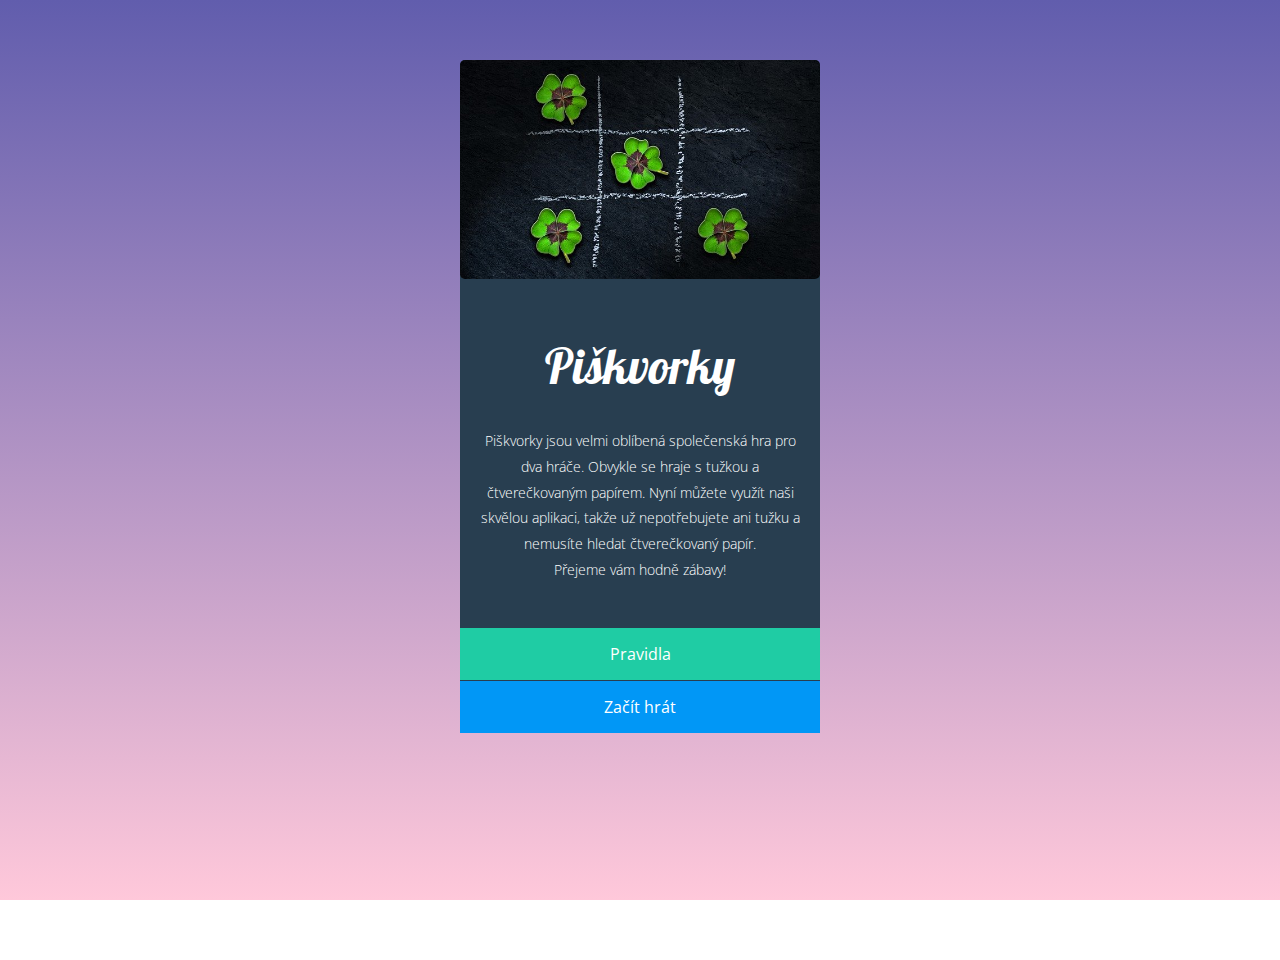
<file: index.html>
<!DOCTYPE html>
<html>
  <head>
    <meta charset="UTF-8" />
    <meta http-equiv="X-UA-Compatible" content="IE=edge" />
    <meta name="viewport" content="width=device-width, initial-scale=1.0" />
    <title>Piškvorky</title>
    <link rel="preconnect" href="https://fonts.gstatic.com" />
    <link
      href="https://fonts.googleapis.com/css2?family=Lobster&display=swap"
      rel="stylesheet"
    />
    <link rel="preconnect" href="https://fonts.gstatic.com" />
    <link
      href="https://fonts.googleapis.com/css2?family=Open+Sans&display=swap"
      rel="stylesheet"
    />
    <link rel="stylesheet" type="text/css" href="style.css" />
  </head>
  <body>
    <div class="main">
      <img src="uvodni.jpg" />
      <h1>Piškvorky</h1>
      <p>
        Piškvorky jsou velmi oblíbená společenská hra pro dva hráče. Obvykle se
        hraje s tužkou a čtverečkovaným papírem. Nyní můžete využít naši skvělou
        aplikaci, takže už nepotřebujete ani tužku a nemusíte hledat
        čtverečkovaný papír.<br />Přejeme vám hodně zábavy!
      </p>
      <nav>
        <a class="prav" href="pravidla.html">Pravidla</a>
        <a class="start" href="hra.html">Začít hrát</a>
      </nav>
    </div>
  </body>
</html>
</file>
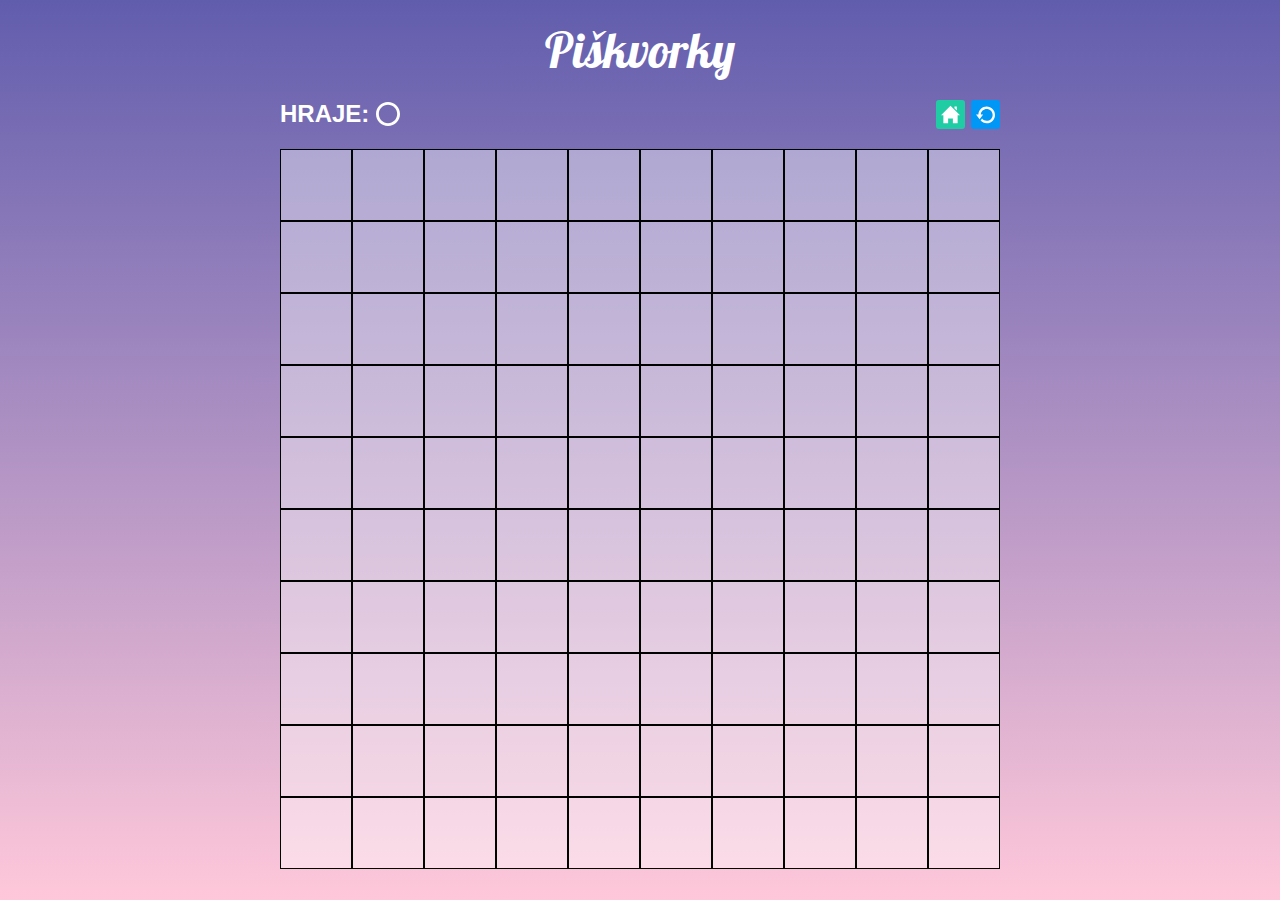
<file: hra.html>
<!DOCTYPE html>
<html lang="en">
  <head>
    <meta charset="UTF-8" />
    <meta http-equiv="X-UA-Compatible" content="IE=edge" />
    <meta name="viewport" content="width=device-width, initial-scale=1.0" />
    <title>Piskvorky - hra</title>
    <link rel="preconnect" href="https://fonts.gstatic.com" />
    <link
      href="https://fonts.googleapis.com/css2?family=Lobster&display=swap"
      rel="stylesheet"
    />
    <link rel="preconnect" href="https://fonts.gstatic.com" />
    <link
      href="https://fonts.googleapis.com/css2?family=Open+Sans&display=swap"
      rel="stylesheet"
    />
    <link rel="stylesheet" type="text/css" href="style.css" />
  </head>
  <body>
    <div class="main--hra">
      <h1>Piškvorky</h1>
      <div class="menuHra">
        <div class="hrac">
          Hraje:
          <div class="imgHra imgHra--circle"></div>
        </div>
        <div class="nav--hra">
          <a class="hra--domu" href="index.html"
            ><img src="home.svg" alt="domu"
          /></a>
          <a class="hra--start" href="hra.html"
            ><img src="restart.svg" alt="restart"
          /></a>
        </div>
      </div>
      <div class="hraciPole">
        <button class="pole"></button><button class="pole"></button
        ><button class="pole"></button><button class="pole"></button
        ><button class="pole"></button><button class="pole"></button
        ><button class="pole"></button><button class="pole"></button
        ><button class="pole"></button><button class="pole"></button
        ><button class="pole"></button><button class="pole"></button
        ><button class="pole"></button><button class="pole"></button
        ><button class="pole"></button><button class="pole"></button
        ><button class="pole"></button><button class="pole"></button
        ><button class="pole"></button><button class="pole"></button
        ><button class="pole"></button><button class="pole"></button
        ><button class="pole"></button><button class="pole"></button
        ><button class="pole"></button><button class="pole"></button
        ><button class="pole"></button><button class="pole"></button
        ><button class="pole"></button><button class="pole"></button
        ><button class="pole"></button><button class="pole"></button
        ><button class="pole"></button><button class="pole"></button
        ><button class="pole"></button><button class="pole"></button
        ><button class="pole"></button><button class="pole"></button
        ><button class="pole"></button><button class="pole"></button
        ><button class="pole"></button><button class="pole"></button
        ><button class="pole"></button><button class="pole"></button
        ><button class="pole"></button><button class="pole"></button
        ><button class="pole"></button><button class="pole"></button
        ><button class="pole"></button><button class="pole"></button
        ><button class="pole"></button><button class="pole"></button
        ><button class="pole"></button><button class="pole"></button
        ><button class="pole"></button><button class="pole"></button
        ><button class="pole"></button><button class="pole"></button
        ><button class="pole"></button><button class="pole"></button
        ><button class="pole"></button><button class="pole"></button
        ><button class="pole"></button><button class="pole"></button
        ><button class="pole"></button><button class="pole"></button
        ><button class="pole"></button><button class="pole"></button
        ><button class="pole"></button><button class="pole"></button
        ><button class="pole"></button><button class="pole"></button
        ><button class="pole"></button><button class="pole"></button
        ><button class="pole"></button><button class="pole"></button
        ><button class="pole"></button><button class="pole"></button
        ><button class="pole"></button><button class="pole"></button
        ><button class="pole"></button><button class="pole"></button
        ><button class="pole"></button><button class="pole"></button
        ><button class="pole"></button><button class="pole"></button
        ><button class="pole"></button><button class="pole"></button
        ><button class="pole"></button><button class="pole"></button
        ><button class="pole"></button><button class="pole"></button
        ><button class="pole"></button><button class="pole"></button
        ><button class="pole"></button><button class="pole"></button
        ><button class="pole"></button><button class="pole"></button
        ><button class="pole"></button><button class="pole"></button>
      </div>
    </div>
    <script src="index.js"></script>
  </body>
</html>
</file>
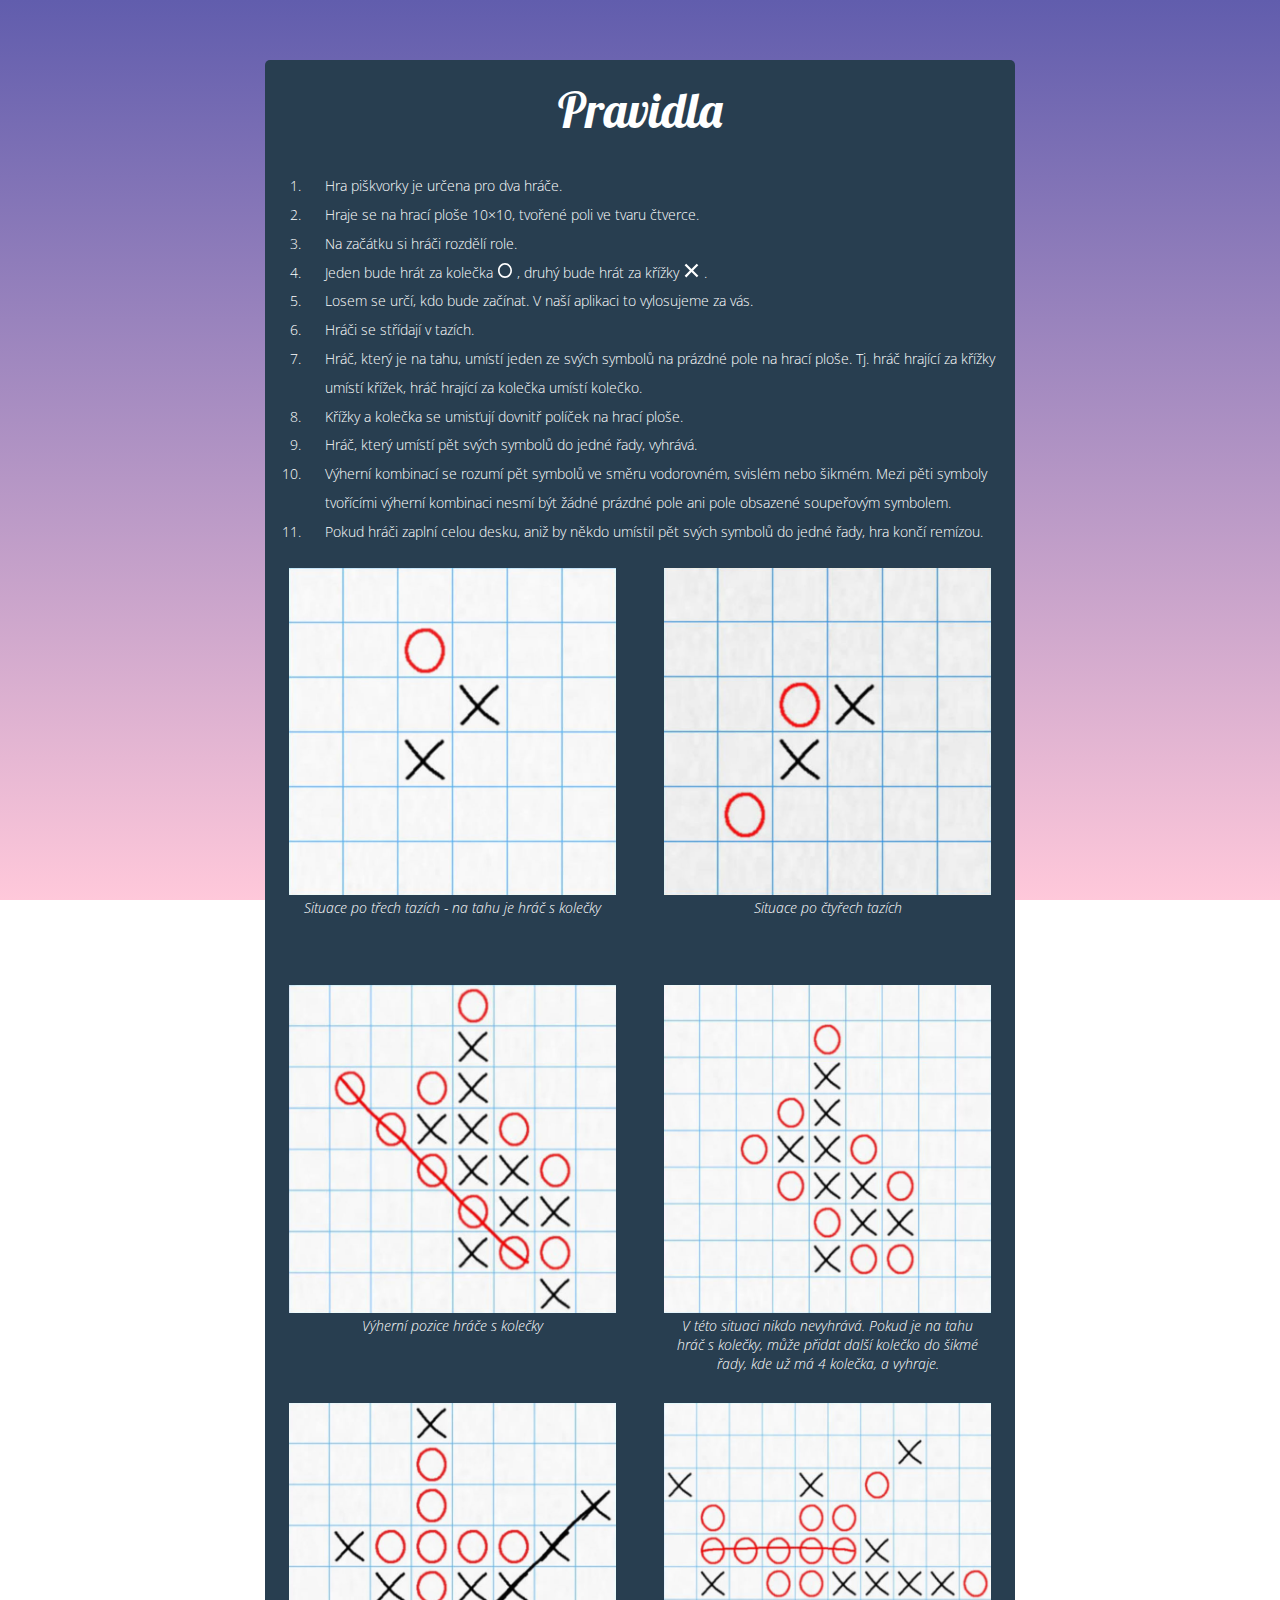
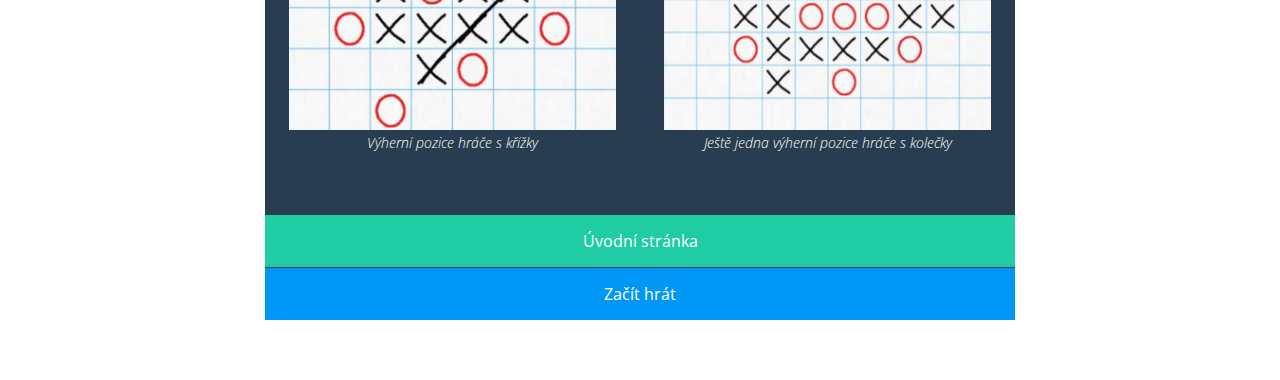
<file: pravidla.html>
<!DOCTYPE html>
<html>
  <head>
    <meta charset="UTF-8" />
    <meta http-equiv="X-UA-Compatible" content="IE=edge" />
    <meta name="viewport" content="width=device-width, initial-scale=1.0" />
    <title>Piškvorky-pravidla</title>
    <link rel="preconnect" href="https://fonts.gstatic.com" />
    <link
      href="https://fonts.googleapis.com/css2?family=Lobster&display=swap"
      rel="stylesheet"
    />
    <link rel="preconnect" href="https://fonts.gstatic.com" />
    <link
      href="https://fonts.googleapis.com/css2?family=Open+Sans&display=swap"
      rel="stylesheet"
    />
    <link rel="stylesheet" type="text/css" href="style.css" />
  </head>
  <body>
    <div class="main--pravidla">
      <h1>Pravidla</h1>
      <ol>
        <li>Hra piškvorky je určena pro dva hráče.</li>
        <li>Hraje se na hrací ploše 10×10, tvořené poli ve tvaru čtverce.</li>
        <li>Na začátku si hráči rozdělí role.</li>
        <li>
          Jeden bude hrát za kolečka<img src="circle.svg" alt="kolečko" />,
          druhý bude hrát za křížky<img src="cross.svg" alt="křížek" />.
        </li>
        <li>
          Losem se určí, kdo bude začínat. V naší aplikaci to vylosujeme za vás.
        </li>
        <li>Hráči se střídají v tazích.</li>
        <li>
          Hráč, který je na tahu, umístí jeden ze svých symbolů na prázdné pole
          na hrací ploše. Tj. hráč hrající za křížky umístí křížek, hráč hrající
          za kolečka umístí kolečko.
        </li>
        <li>Křížky a kolečka se umisťují dovnitř políček na hrací ploše.</li>
        <li>Hráč, který umístí pět svých symbolů do jedné řady, vyhrává.</li>
        <li>
          Výherní kombinací se rozumí pět symbolů ve směru vodorovném, svislém
          nebo šikmém. Mezi pěti symboly tvořícími výherní kombinaci nesmí být
          žádné prázdné pole ani pole obsazené soupeřovým symbolem.
        </li>
        <li>
          Pokud hráči zaplní celou desku, aniž by někdo umístil pět svých
          symbolů do jedné řady, hra končí remízou.
        </li>
      </ol>
      <div class="pravidlaObrazky">
        <figure>
          <img src="instructions-01.jpg" alt="situace po třech tazích" />
          <figcaption>
            Situace po třech tazích - na tahu je hráč s kolečky
          </figcaption>
        </figure>
        <figure>
          <img src="instructions-02.jpg" alt="situace po čtyřech tazích" />
          <figcaption>Situace po čtyřech tazích</figcaption>
        </figure>
        <figure>
          <img src="instructions-03.jpg" alt="výherní pozice kolečka" />
          <figcaption>Výherní pozice hráče s kolečky</figcaption>
        </figure>
        <figure>
          <img src="instructions-04.jpg" alt="zatím nikdo nevyhrává" />
          <figcaption>
            V této situaci nikdo nevyhrává. Pokud je na tahu hráč s kolečky,
            může přidat další kolečko do šikmé řady, kde už má 4 kolečka, a
            vyhraje.
          </figcaption>
        </figure>
        <figure>
          <img src="instructions-05.jpg" alt="výherní pozice křížky" />
          <figcaption>Výherní pozice hráče s křížky</figcaption>
        </figure>
        <figure>
          <img src="instructions-06.jpg" alt="další výherní pozice kolečka" />
          <figcaption>Ještě jedna výherní pozice hráče s kolečky</figcaption>
        </figure>
      </div>
      <nav>
        <a class="prav" href="index.html">Úvodní stránka</a>
        <a class="start" href="hra.html">Začít hrát</a>
      </nav>
    </div>
  </body>
</html>
</file>
<file: style.css>
html {
  box-sizing: border-box;
}
*,
::after,
::before {
  box-sizing: inherit;
}

body {
  padding: 0;
  margin: 0;
  background-image: linear-gradient(#615dad, #ffc8da);
  background-attachment: fixed;
  min-height: 100vh;
}

/*úvodní strana*/

.main {
  background-color: #283e50;
  width: 360px;
  margin: 60px auto;
  border-radius: 5px;
}

.main img {
  width: 100%;
  border-radius: 5px;
}

.main h1 {
  color: white;
  text-align: center;
  font-family: 'Lobster', cursive;
  font-size: 3rem;
  font-weight: 100;
  padding: 20px 20px 0px 20px;
}

.main p {
  color: white;
  text-align: center;
  font-family: 'Open Sans', sans-serif;
  font-size: 0.9rem;
  font-weight: 100;
  line-height: 1.8;
  padding: 0px 20px 30px 20px;
}

nav a {
  display: block;
  text-decoration: none;
  color: white;
  font-family: 'Open Sans', sans-serif;
  font-size: 1rem;
  text-align: center;
  padding: 15px 0px;
}

.prav {
  background-color: #1fcca4;
}

a.prav:hover {
  background-color: #1cbb96;
}

.start {
  background-color: #0197f6;
  margin-top: 1px;
}

a.start:hover {
  background-color: #0090e9;
}

/*pravidla*/

.main--pravidla {
  background-color: #283e50;
  width: 360px;
  margin: 60px auto;
  border-radius: 5px;
}

.main--pravidla h1 {
  color: white;
  text-align: center;
  font-family: 'Lobster', cursive;
  font-size: 3rem;
  font-weight: 100;
  padding: 20px 20px 0px 20px;
}

.main--pravidla li {
  color: white;
  font-family: 'Open Sans', sans-serif;
  font-size: 0.9rem;
  font-weight: 100;
  line-height: 1.8rem;
  padding: 0px 20px 0px 20px;
}

.main--pravidla li img {
  filter: invert(100%);
  width: 1em;
  height: 1em;
  margin: 0 5px;
}

figure {
  display: flex;
  flex-flow: column;
  padding: 5px;
  max-width: 80%;
  margin: auto;
}

figcaption {
  color: white;
  font-family: 'Open Sans', sans-serif;
  font-style: italic;
  font-size: 0.9rem;
  font-weight: 100;
  padding: 3px 3px 20px 3px;
  text-align: center;
  display: block;
  height: 80px;
}

/*hra*/

.main--hra {
  max-width: 80vmin;
  margin: 0px auto;
  border-radius: 5px;
}

.main--hra h1 {
  color: white;
  text-align: center;
  font-family: 'Lobster', cursive;
  font-size: 3rem;
  font-weight: 100;
  padding: 20px 0px;
  margin: 0;
}

.menuHra {
  display: flex;
  margin: 0 auto 20px;
  justify-content: space-between;
  align-items: center;
}

.hrac {
  font-size: 1.5em;
  text-transform: uppercase;
  font-weight: bold;
  font-family: sans-serif;
  color: #ffffff;
}

.imgHra {
  display: inline-block;
  filter: invert(100%);
  height: 1.5rem;
  width: 1.5rem;
  margin-bottom: -3%;
  background-size: cover;
}

.imgHra--cross {
  background-image: url('cross.svg');
}

.imgHra--circle {
  background-image: url('circle.svg');
}

.nav--hra {
  display: flex;
  flex-direction: row;
}

.hra--domu {
  display: flex;
  justify-content: center;
  align-items: center;
  width: 2rem;
  height: 1.8rem;
  background-color: #1fcca4;
  border-radius: 10%;
  margin-right: 10%;
}

a.hra--domu:hover,
a.hra--domu:focus {
  background-color: #1cbb96;
}

.hra--start {
  display: flex;
  justify-content: center;
  align-items: center;
  width: 2rem;
  height: 1.8rem;
  background-color: #0197f6;
  border-radius: 10%;
}

a.hra--start:hover,
a.hra--start:focus {
  background-color: #0090e9;
}

.nav--hra a img {
  width: 65%;
}

.menuHra p {
  color: white;
  text-align: left;
  font-family: sans-serif;
  text-transform: uppercase;
  font-size: 1.2rem;
  font-weight: 400;
}

.hraciPole {
  display: flex;
  flex-wrap: wrap;
  flex-direction: row;
  justify-content: space-between;
  align-items: center;
  padding-bottom: 20px;
}

.pole {
  width: 10%;
  height: 0;
  padding-top: calc(10% - 3px);
  margin: 0;
  border: solid 0.8px black;
  background-color: rgba(255, 255, 255, 0.4);
  cursor: pointer;
  background-size: 0%;
  transition: ease-in 0.15s background-size;
}

.pole:hover,
.pole:focus {
  background-color: rgba(255, 255, 255, 0.7);
}

.pole--cross {
  background-image: url('cross.svg');
  background-repeat: no-repeat;
  background-position: center;
  background-size: 75%;
  cursor: default;
}

.pole--circle {
  background-image: url('circle.svg');
  background-repeat: no-repeat;
  background-position: center;
  background-size: 75%;
  cursor: default;
}

@media only screen and (min-width: 400px) and (max-width: 768px) {
  .main--pravidla {
    min-width: 90%;
  }
  figure {
    max-width: 50%;
    min-width: 278px;
  }
}

@media only screen and (min-width: 769px) {
  .main--pravidla {
    min-width: 750px;
  }

  .pravidlaObrazky {
    display: flex;
    flex-wrap: wrap;
  }

  figure {
    max-width: 45%;
  }
}
</file>
